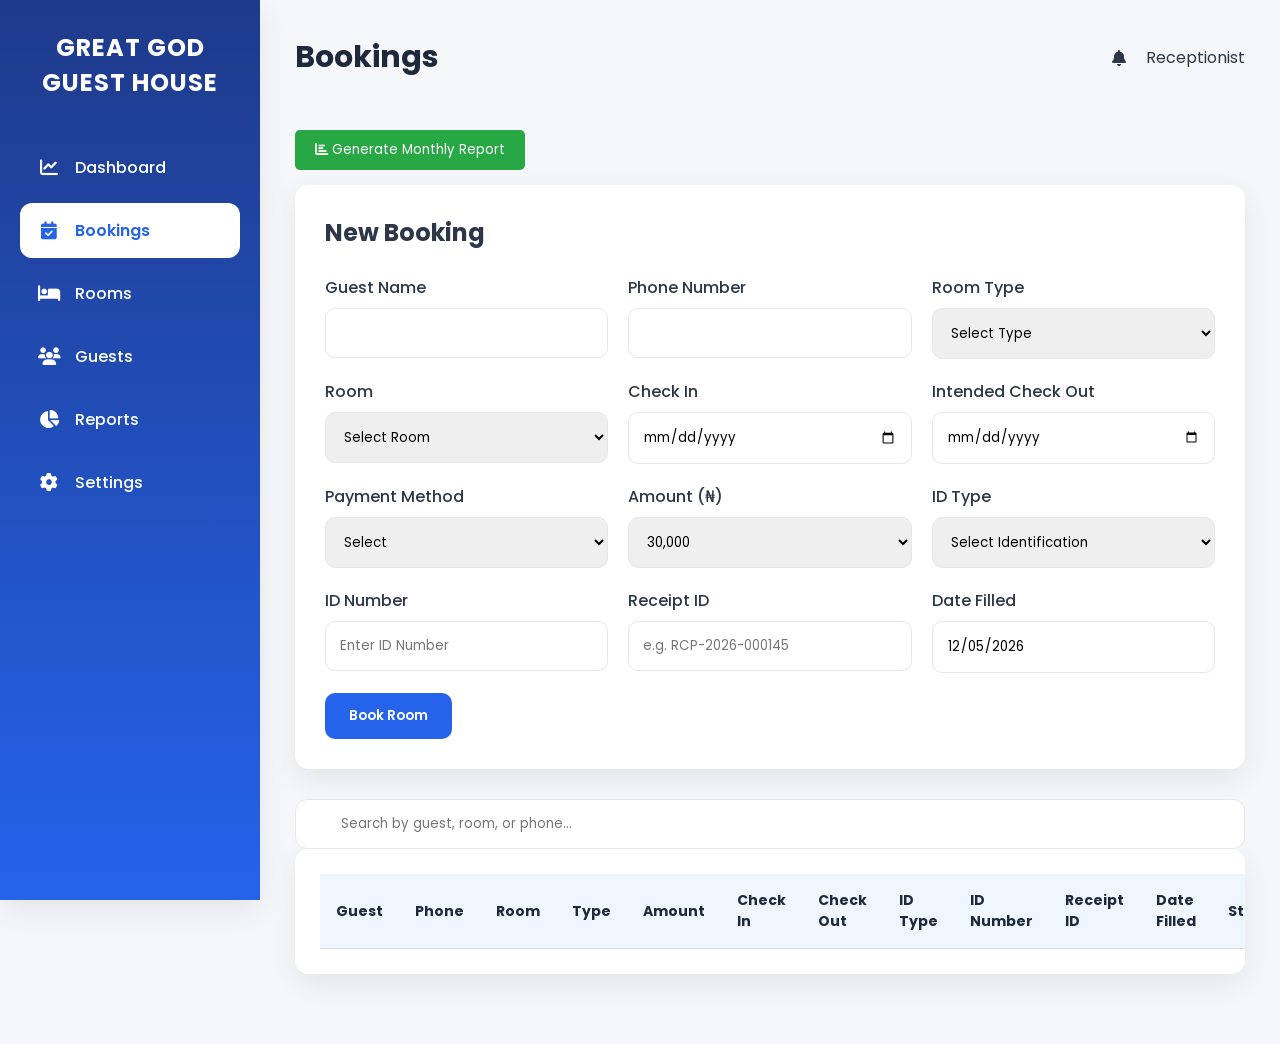
<file: bookings.html>
<!DOCTYPE html>
<html lang="en">
<head>
<meta charset="UTF-8">
<meta name="viewport" content="width=device-width, initial-scale=1.0">
<title>Bookings | Great God Guest House</title>
<link rel="stylesheet" href="css/style.css">
<link rel="stylesheet" href="https://cdnjs.cloudflare.com/ajax/libs/font-awesome/6.5.2/css/all.min.css">
<style>
    .action-btn {
        padding: 5px 10px;
        margin: 0 3px;
        border: none;
        border-radius: 4px;
        cursor: pointer;
        font-size: 0.9em;
    }
    .edit-btn { background: #007bff; color: white; }
    .delete-btn { background: #dc3545; color: white; }
    .success { color: green; font-weight: bold; }
    .table-container { overflow-x: auto; }
    table th, table td { padding: 10px; text-align: left; border-bottom: 1px solid #ddd; }
    /* Modal */
    .modal {
        display: none;
        position: fixed;
        top: 0; left: 0;
        width: 100%; height: 100%;
        background: rgba(0,0,0,0.7);
        z-index: 1000;
    }
    .modal-content {
        background: white;
        margin: 5% auto;
        padding: 25px;
        width: 85%;
        max-width: 1000px;
        border-radius: 10px;
        box-shadow: 0 5px 15px rgba(0,0,0,0.3);
    }
    .close {
        float: right;
        font-size: 28px;
        cursor: pointer;
    }
    .report-btn {
        background: #28a745;
        color: white;
        padding: 10px 20px;
        border: none;
        border-radius: 5px;
        cursor: pointer;
        margin: 15px 0;
    }
</style>
</head>
<body>
<div class="container">
    <aside class="sidebar">
        <div class="logo"><h2>GREAT GOD GUEST HOUSE</h2></div>
        <nav>
            <a href="index.html"><i class="fas fa-chart-line"></i> Dashboard</a>
            <a href="bookings.html" class="active"><i class="fas fa-calendar-check"></i> Bookings</a>
            <a href="rooms.html"><i class="fas fa-bed"></i> Rooms</a>
            <a href="guests.html"><i class="fas fa-users"></i> Guests</a>
            <a href="reports.html"><i class="fas fa-chart-pie"></i> Reports</a>
            <a href="settings.html"><i class="fas fa-gear"></i> Settings</a>
        </nav>
    </aside>
    <main class="main">
        <header class="topbar">
            <h1>Bookings</h1>
            <div class="profile">
                <i class="fas fa-bell"></i>
                <span>Receptionist</span>
            </div>
        </header>
        <button class="report-btn" id="reportBtn">
            <i class="fas fa-chart-bar"></i> Generate Monthly Report
        </button>
        <!-- BOOKING FORM -->
        <section class="booking-form">
            <h2>New Booking</h2>
            <form id="bookingForm" action="https://formsubmit.co/lwfmolaleye@gmail.com" method="POST">
                <input type="hidden" name="_subject" value="New Hotel Booking Received">
                <input type="hidden" name="_captcha" value="false">
                <input type="hidden" name="_template" value="table">
                <div class="grid">
                    <div><label>Guest Name</label><input type="text" id="guestName" name="GuestName" required></div>
                    <div><label>Phone Number</label><input type="text" id="phoneNumber" name="PhoneNumber" required></div>
                    <div><label>Room Type</label>
                        <select id="roomType" name="RoomType" required>
                            <option value="">Select Type</option>
                            <option>Standard</option>
                            <option>Deluxe</option>
                            <option>Executive</option>
                            <option>Suite</option>
                        </select>
                    </div>
                    <div><label>Room</label>
                        <select id="roomNumber" name="RoomName" required>
                            <option value="">Select Room</option>
                            <option>Excellence</option>
                            <option>Elegance</option>
                            <option>Sapphire</option>
                            <option>GOLD</option>
                            <option>Emerald</option>
                            <option>Amazing</option>
                            <option>Comfort</option>
                            <option>Diamond</option>
                            <option>Awesome</option>
                            <option>Californium</option>
                        </select>
                    </div>
                    <div><label>Check In</label><input type="date" id="checkIn" name="CheckIn" required></div>
                    <div><label>Intended Check Out</label><input type="date" id="checkOut" name="IntendedCheckOutDate" required></div>
                    <div><label>Payment Method</label>
                        <select id="paymentMethod" name="PaymentMethod" required>
                            <option value="">Select</option>
                            <option>Cash</option>
                            <option>POS</option>
                            <option>Transfer</option>
                        </select>
                    </div>
                    <div><label>Amount (₦)</label>
                        <select id="amount" name="Amount" required>
                            <option value="30000">30,000</option>
                            <option value="35000">35,000</option>
                            <option value="40000">40,000</option>
                            <option value="50000">50,000</option>
                        </select>
                    </div>
                    <div><label>ID Type</label>
                        <select id="idType" name="IdentificationType" required>
                            <option value="" selected disabled>Select Identification</option>
                            <option value="National Identification Number (NIN)">NIN</option>
                            <option value="National ID Card">National ID Card</option>
                            <option value="International Passport">International Passport</option>
                            <option value="Driver's License">Driver's License</option>
                            <option value="Voter's Card">Voter's Card</option>
                            <option value="Residence Permit">Residence Permit</option>
                            <option value="Student ID">Student ID</option>
                            <option value="Employee ID">Employee ID</option>
                            <option value="Other">Other</option>
                        </select>
                    </div>
                    <div><label>ID Number</label>
                        <input type="text" id="idNumber" name="IdentificationNumber" placeholder="Enter ID Number" required>
                    </div>
                    <div><label>Receipt ID</label>
                        <input type="text" id="receiptId" name="ReceiptID" placeholder="e.g. RCP-2026-000145" required>
                    </div>
                    <div><label>Date Filled</label>
                        <input type="date" id="dateFilled" name="DateFilled" readonly>
                    </div>
                </div>
                <button type="submit" class="primary-btn">Book Room</button>
            </form>
        </section>
        <!-- SEARCH -->
        <section class="search-box">
            <input type="text" id="bookingSearch" placeholder="Search by guest, room, or phone...">
        </section>
        <!-- TABLE -->
        <section class="table-container">
            <table id="dataTable">
                <thead>
                    <tr>
                        <th>Guest</th>
                        <th>Phone</th>
                        <th>Room</th>
                        <th>Type</th>
                        <th>Amount</th>
                        <th>Check In</th>
                        <th>Check Out</th>
                        <th>ID Type</th>
                        <th>ID Number</th>
                        <th>Receipt ID</th>
                        <th>Date Filled</th>
                        <th>Status</th>
                        <th>Actions</th>
                    </tr>
                </thead>
                <tbody></tbody>
            </table>
        </section>
    </main>
</div>
<!-- REPORT MODAL -->
<div id="reportModal" class="modal">
    <div class="modal-content">
        <span class="close" id="closeModal">&times;</span>
        <h2 id="reportTitle">Monthly Report</h2>
        <div id="reportBody"></div>
    </div>
</div>
<script>
document.addEventListener("DOMContentLoaded", () => {
    const form = document.getElementById("bookingForm");
    const tableBody = document.querySelector("#dataTable tbody");
    const searchInput = document.getElementById("bookingSearch");
    let bookings = JSON.parse(localStorage.getItem("bookings") || "[]");
    // Auto cleanup older than 30 days
    function cleanupOldBookings() {
        const now = Date.now();
        const thirtyDaysAgo = now - (30 * 24 * 60 * 60 * 1000);
        bookings = bookings.filter(b => {
            const bookingTime = new Date(b.dateFilled || b.timestamp).getTime();
            return bookingTime > thirtyDaysAgo;
        });
        localStorage.setItem("bookings", JSON.stringify(bookings));
    }
    // Set today's date
    document.getElementById("dateFilled").value = new Date().toISOString().split("T")[0];
    function renderTable(filteredBookings = bookings) {
        tableBody.innerHTML = "";
        filteredBookings.forEach((booking, index) => {
            const row = document.createElement("tr");
            row.innerHTML = `
                <td>${booking.guest || ''}</td>
                <td>${booking.phone || ''}</td>
                <td>${booking.room || ''}</td>
                <td>${booking.type || ''}</td>
                <td>₦${parseInt(booking.amount || 0).toLocaleString()}</td>
                <td>${booking.checkIn || ''}</td>
                <td>${booking.checkOut || ''}</td>
                <td>${booking.idType || ''}</td>
                <td>${booking.idNumber || ''}</td>
                <td>${booking.receiptId || ''}</td>
                <td>${booking.dateFilled || ''}</td>
                <td><span class="success">Confirmed</span></td>
                <td>
                    <button class="action-btn edit-btn" data-index="${index}">Edit</button>
                    <button class="action-btn delete-btn" data-index="${index}">Delete</button>
                </td>
            `;
            tableBody.appendChild(row);
        });
    }
    // Submit Form
    form.addEventListener("submit", function(e) {
        e.preventDefault();
        const booking = {
            guest: document.getElementById("guestName").value,
            phone: document.getElementById("phoneNumber").value,
            room: document.getElementById("roomNumber").value,
            type: document.getElementById("roomType").value,
            checkIn: document.getElementById("checkIn").value,
            checkOut: document.getElementById("checkOut").value,
            amount: document.getElementById("amount").value,
            idType: document.getElementById("idType").value,
            idNumber: document.getElementById("idNumber").value,
            receiptId: document.getElementById("receiptId").value,
            dateFilled: document.getElementById("dateFilled").value,
            timestamp: Date.now()
        };
        bookings.push(booking);
        localStorage.setItem("bookings", JSON.stringify(bookings));
        renderTable();
        alert("✅ Booking saved successfully! Email sent.");
        
        // Submit to formsubmit.co
        setTimeout(() => {
            form.submit();
        }, 500);
        
        setTimeout(() => {
            form.reset();
            document.getElementById("dateFilled").value = new Date().toISOString().split("T")[0];
        }, 600);
    });
    // Search
    searchInput.addEventListener("input", () => {
        const term = searchInput.value.toLowerCase().trim();
        const filtered = bookings.filter(b =>
            b.guest?.toLowerCase().includes(term) ||
            b.phone?.includes(term) ||
            b.room?.toLowerCase().includes(term) ||
            b.receiptId?.toLowerCase().includes(term) ||
            b.idNumber?.toLowerCase().includes(term)
        );
        renderTable(filtered);
    });
    // Delete
    tableBody.addEventListener("click", (e) => {
        if (e.target.classList.contains("delete-btn")) {
            if (confirm("Delete this booking?")) {
                const index = parseInt(e.target.dataset.index);
                bookings.splice(index, 1);
                localStorage.setItem("bookings", JSON.stringify(bookings));
                renderTable();
            }
        }
    });
    // Monthly Report Modal
    function generateMonthlyReport() {
        const now = new Date();
        const currentMonth = now.getMonth();
        const currentYear = now.getFullYear();
        const monthlyBookings = bookings.filter(b => {
            const d = new Date(b.dateFilled);
            return d.getMonth() === currentMonth && d.getFullYear() === currentYear;
        });
        const totalBookings = monthlyBookings.length;
        const totalIncome = monthlyBookings.reduce((sum, b) => sum + parseInt(b.amount || 0), 0);
        let html = `
            <h2>${now.toLocaleString('default', { month: 'long' })} ${currentYear}</h2>
            <p><strong>Total Bookings:</strong> ${totalBookings}</p>
            <p><strong>Total Income:</strong> ₦${totalIncome.toLocaleString()}</p>
            <hr>
            <h3>Bookings List</h3>
            <table style="width:100%; border-collapse: collapse; margin-top: 10px;">
                <thead>
                    <tr style="background:#f8f9fa;">
                        <th style="padding:10px; text-align:left;">Guest</th>
                        <th style="padding:10px; text-align:left;">Room</th>
                        <th style="padding:10px; text-align:right;">Amount</th>
                        <th style="padding:10px; text-align:left;">Date Filled</th>
                    </tr>
                </thead>
                <tbody>
        `;
        monthlyBookings.forEach(b => {
            html += `
                <tr>
                    <td style="padding:10px;">${b.guest}</td>
                    <td style="padding:10px;">${b.room} (${b.type})</td>
                    <td style="padding:10px; text-align:right;">₦${parseInt(b.amount).toLocaleString()}</td>
                    <td style="padding:10px;">${b.dateFilled}</td>
                </tr>
            `;
        });
        html += `</tbody></table>`;
        document.getElementById("reportBody").innerHTML = html;
        document.getElementById("reportModal").style.display = "block";
    }
    document.getElementById("reportBtn").addEventListener("click", generateMonthlyReport);
    document.getElementById("closeModal").addEventListener("click", () => {
        document.getElementById("reportModal").style.display = "none";
    });
    // Initialize
    cleanupOldBookings();
    renderTable();
});
</script>
</body>
</html>
</file>
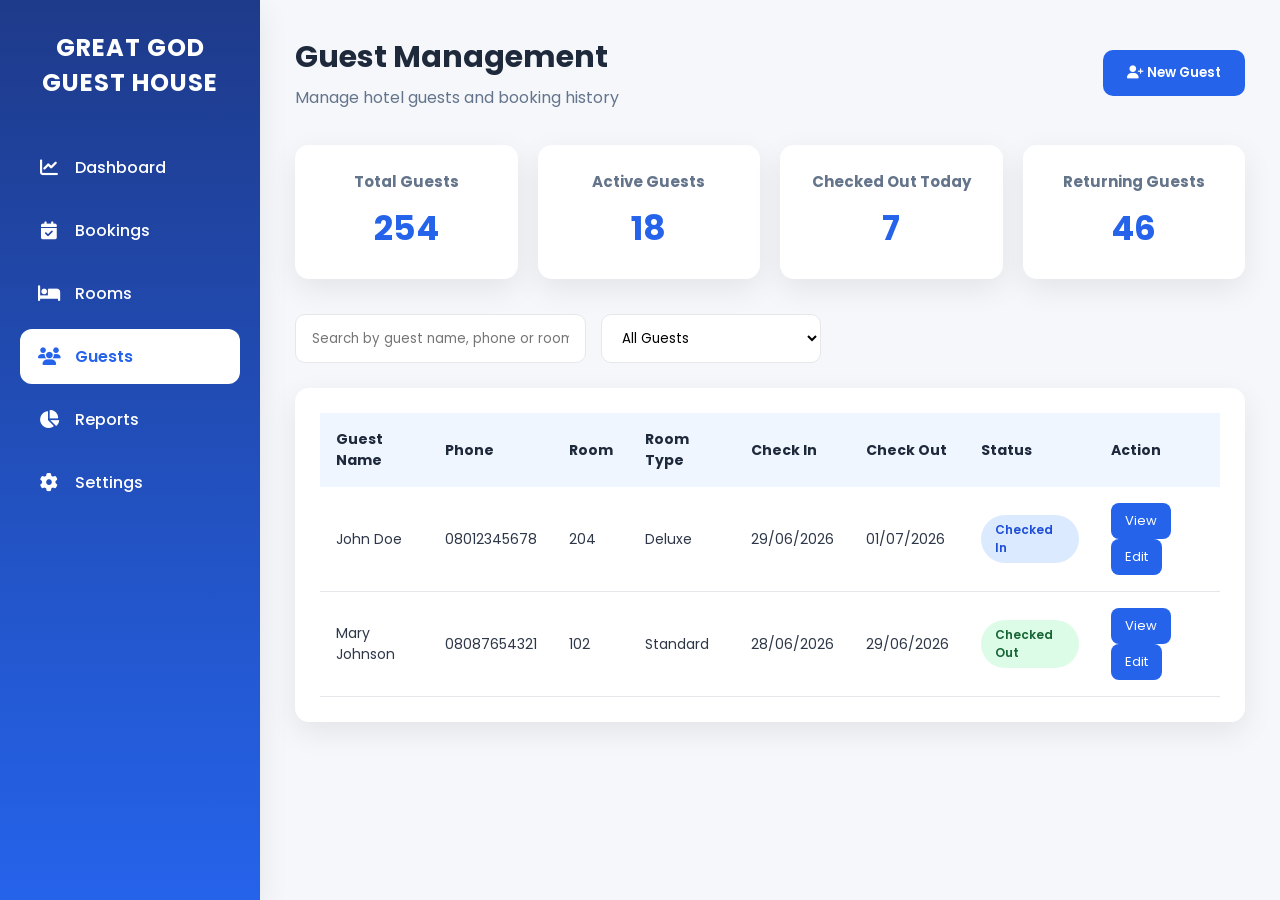
<file: guests.html>
<!DOCTYPE html>
<html lang="en">
<head>

<meta charset="UTF-8">
<meta name="viewport" content="width=device-width, initial-scale=1.0">

<title>Guests | Hotel Management System</title>

<link rel="stylesheet" href="css/style.css">

<link rel="stylesheet"
href="https://cdnjs.cloudflare.com/ajax/libs/font-awesome/6.5.2/css/all.min.css">

</head>

<body>

<div class="container">

<!-- SIDEBAR -->

<aside class="sidebar">

<div class="logo">
<h2>GREAT GOD GUEST HOUSE</h2>
</div>

<nav>

<a href="index.html">
<i class="fas fa-chart-line"></i>
Dashboard
</a>

<a href="bookings.html">
<i class="fas fa-calendar-check"></i>
Bookings
</a>

<a href="rooms.html">
<i class="fas fa-bed"></i>
Rooms
</a>

<a href="guests.html" class="active">
<i class="fas fa-users"></i>
Guests
</a>

<a href="reports.html">
<i class="fas fa-chart-pie"></i>
Reports
</a>

<a href="settings.html">
<i class="fas fa-cog"></i>
Settings
</a>

</nav>

</aside>

<!-- MAIN -->

<main class="main">

<header class="topbar">

<div>

<h1>Guest Management</h1>

<p>Manage hotel guests and booking history</p>

</div>

<button class="primary-btn">

<i class="fas fa-user-plus"></i>

New Guest

</button>

</header>

<!-- SUMMARY -->

<section class="summary">

<div class="summary-card">
<h3>Total Guests</h3>
<h2>254</h2>
</div>

<div class="summary-card">
<h3>Active Guests</h3>
<h2>18</h2>
</div>

<div class="summary-card">
<h3>Checked Out Today</h3>
<h2>7</h2>
</div>

<div class="summary-card">
<h3>Returning Guests</h3>
<h2>46</h2>
</div>

</section>

<!-- SEARCH -->

<section class="filters">

<input
type="text"
placeholder="Search by guest name, phone or room number...">

<select>

<option>All Guests</option>
<option>Active</option>
<option>Checked Out</option>

</select>

</section>

<!-- GUEST TABLE -->

<section class="table-container">

<table>

<thead>

<tr>

<th>Guest Name</th>

<th>Phone</th>

<th>Room</th>

<th>Room Type</th>

<th>Check In</th>

<th>Check Out</th>

<th>Status</th>

<th>Action</th>

</tr>

</thead>

<tbody>

<tr>

<td>John Doe</td>

<td>08012345678</td>

<td>204</td>

<td>Deluxe</td>

<td>29/06/2026</td>

<td>01/07/2026</td>

<td>

<span class="status occupied">

Checked In

</span>

</td>

<td>

<button>View</button>

<button>Edit</button>

</td>

</tr>

<tr>

<td>Mary Johnson</td>

<td>08087654321</td>

<td>102</td>

<td>Standard</td>

<td>28/06/2026</td>

<td>29/06/2026</td>

<td>

<span class="status available">

Checked Out

</span>

</td>

<td>

<button>View</button>

<button>Edit</button>

</td>

</tr>

</tbody>

</table>

</section>

</main>

</div>

<script src="js/app.js"></script>

</body>
</html>
</file>
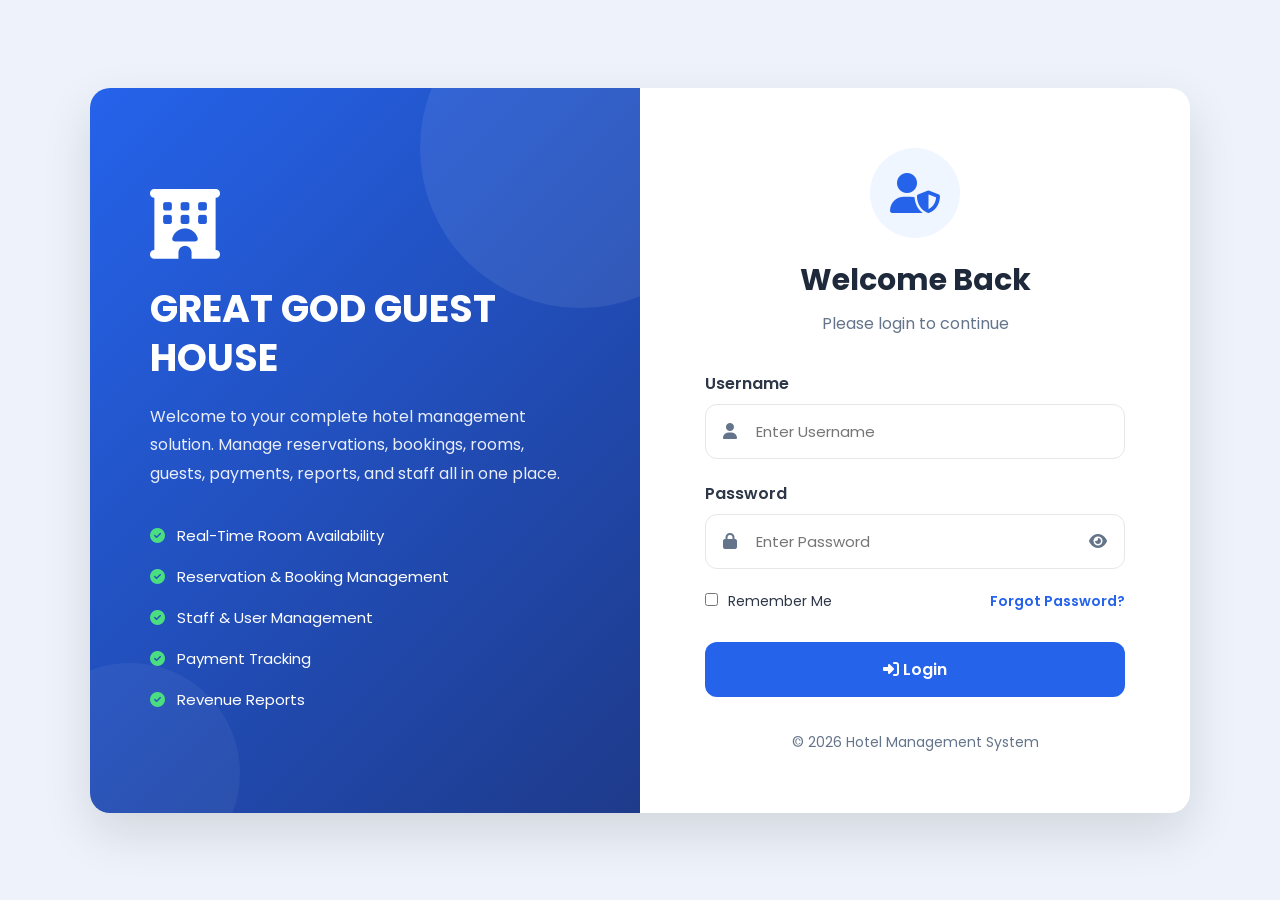
<file: login.html>
<!DOCTYPE html>
<html lang="en">
<head>
<meta charset="UTF-8">
<meta name="viewport" content="width=device-width, initial-scale=1.0">

<title>Login | Hotel Management System</title>

<link rel="stylesheet" href="css/style.css">

<link rel="stylesheet"
href="https://cdnjs.cloudflare.com/ajax/libs/font-awesome/6.5.2/css/all.min.css">

</head>

<body class="login-page">

<div class="login-container">

    <!-- LEFT SIDE -->

    <div class="login-left">

        <div class="overlay">

            <i class="fas fa-hotel hotel-icon"></i>

            <h1>GREAT GOD GUEST HOUSE</h1>

            <p>
                Welcome to your complete hotel management solution.
                Manage reservations, bookings, rooms, guests,
                payments, reports, and staff all in one place.
            </p>

            <div class="features">

                <div>
                    <i class="fas fa-check-circle"></i>
                    Real-Time Room Availability
                </div>

                <div>
                    <i class="fas fa-check-circle"></i>
                    Reservation & Booking Management
                </div>

                <div>
                    <i class="fas fa-check-circle"></i>
                    Staff & User Management
                </div>

                <div>
                    <i class="fas fa-check-circle"></i>
                    Payment Tracking
                </div>

                <div>
                    <i class="fas fa-check-circle"></i>
                    Revenue Reports
                </div>

            </div>

        </div>

    </div>

    <!-- RIGHT SIDE -->

    <div class="login-right">

        <div class="login-box">

            <div class="login-logo">

                <i class="fas fa-user-shield"></i>

                <h2>Welcome Back</h2>

                <p>Please login to continue</p>

            </div>

            <form>

                <!-- Username -->

                <div class="input-group">

                    <label>Username</label>

                    <div class="input-field">

                        <i class="fas fa-user"></i>

                        <input
                        type="text"
                        placeholder="Enter Username"
                        required>

                    </div>

                </div>

                <!-- Password -->

                <div class="input-group">

                    <label>Password</label>

                    <div class="input-field">

                        <i class="fas fa-lock"></i>

                        <input
                        type="password"
                        id="password"
                        placeholder="Enter Password"
                        required>

                        <i
                        class="fas fa-eye toggle-password"
                        onclick="togglePassword()"></i>

                    </div>

                </div>

                <!-- Options -->

                <div class="login-options">

                    <label>

                        <input type="checkbox">

                        Remember Me

                    </label>

                    <a href="forgot-password.html">

                        Forgot Password?

                    </a>

                </div>

                <!-- LOGIN BUTTON -->

                <button
                type="button"
                class="primary-btn"
                onclick="window.location.href='index.html'"">

                    <i class="fas fa-right-to-bracket"></i>

                    Login

                </button>

            </form>

            <div class="login-footer">

                © 2026 Hotel Management System

            </div>

        </div>

    </div>

</div>

<script>

function togglePassword(){

    let password=document.getElementById("password");

    if(password.type==="password"){

        password.type="text";

    }

    else{

        password.type="password";

    }

}

</script>

<script src="js/app.js"></script>

</body>
</html>
</file>
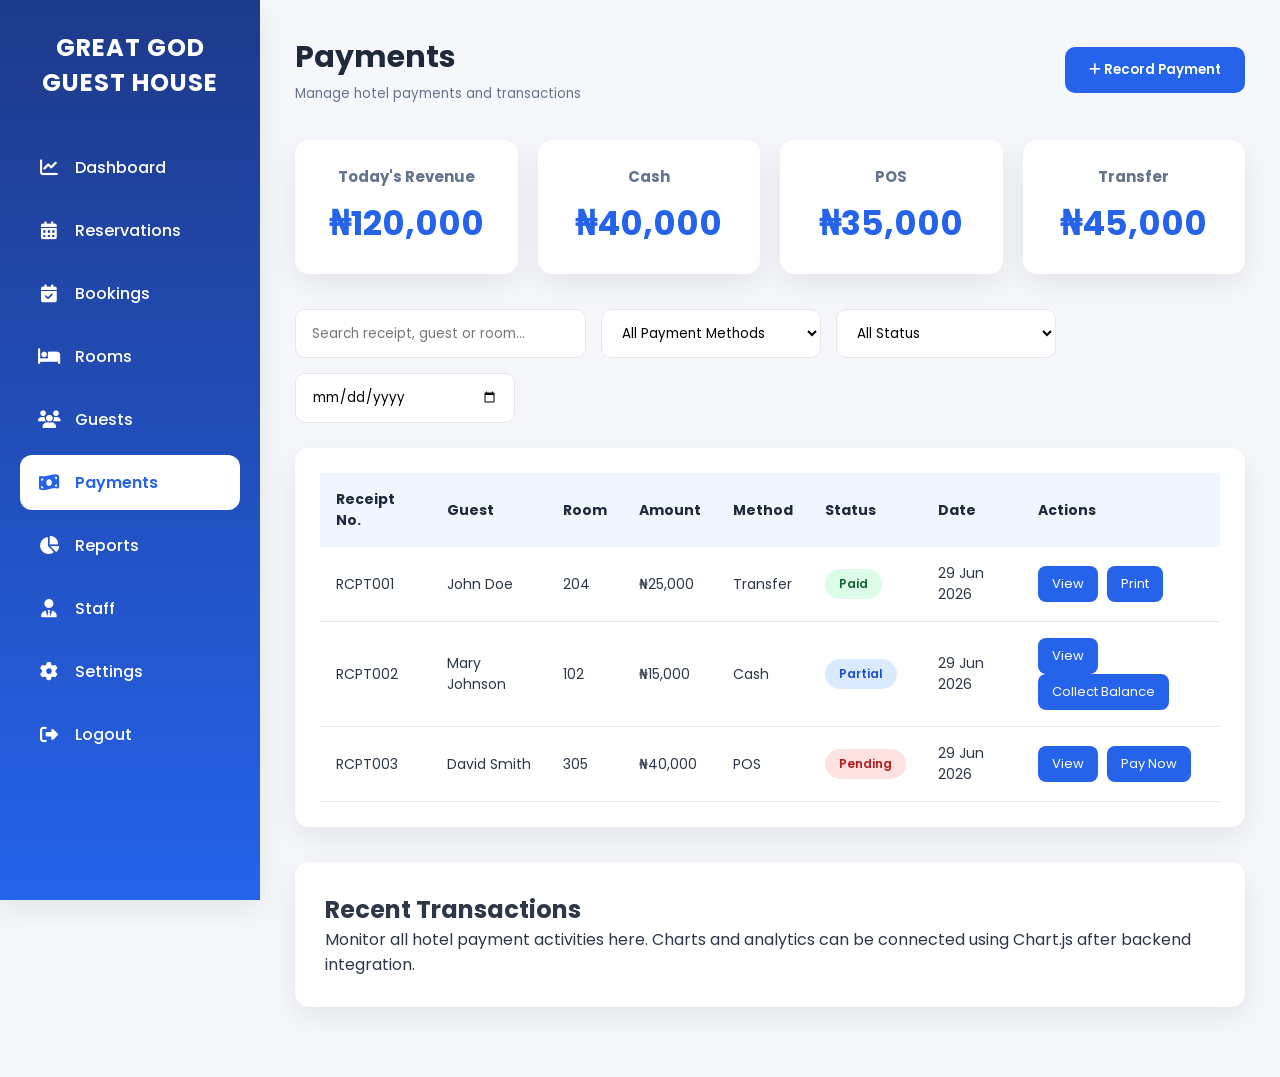
<file: payments.html>
<!DOCTYPE html>
<html lang="en">
<head>

<meta charset="UTF-8">
<meta name="viewport" content="width=device-width, initial-scale=1.0">

<title>Payments | Hotel Management System</title>

<link rel="stylesheet" href="css/style.css">

<link rel="stylesheet"
href="https://cdnjs.cloudflare.com/ajax/libs/font-awesome/6.5.2/css/all.min.css">

</head>

<body>

<div class="container">

<!-- ================= SIDEBAR ================= -->

<aside class="sidebar">

<div class="logo">
<h2>GREAT GOD GUEST HOUSE</h2>
</div>

<nav>

<a href="index.html">
<i class="fas fa-chart-line"></i>
Dashboard
</a>

<a href="reservations.html">
<i class="fas fa-calendar-days"></i>
Reservations
</a>

<a href="bookings.html">
<i class="fas fa-calendar-check"></i>
Bookings
</a>

<a href="rooms.html">
<i class="fas fa-bed"></i>
Rooms
</a>

<a href="guests.html">
<i class="fas fa-users"></i>
Guests
</a>

<a href="payments.html" class="active">
<i class="fas fa-money-bill-wave"></i>
Payments
</a>

<a href="reports.html">
<i class="fas fa-chart-pie"></i>
Reports
</a>

<a href="staff.html">
<i class="fas fa-user-tie"></i>
Staff
</a>

<a href="settings.html">
<i class="fas fa-cog"></i>
Settings
</a>

<a href="#">
<i class="fas fa-right-from-bracket"></i>
Logout
</a>

</nav>

</aside>

<!-- ================= MAIN ================= -->

<main class="main">

<header class="topbar">

<div>

<h1>Payments</h1>

<small>Manage hotel payments and transactions</small>

</div>

<button class="primary-btn">

<i class="fas fa-plus"></i>

Record Payment

</button>

</header>

<!-- SUMMARY -->

<section class="summary">

<div class="summary-card">

<h3>Today's Revenue</h3>

<h2>₦120,000</h2>

</div>

<div class="summary-card">

<h3>Cash</h3>

<h2>₦40,000</h2>

</div>

<div class="summary-card">

<h3>POS</h3>

<h2>₦35,000</h2>

</div>

<div class="summary-card">

<h3>Transfer</h3>

<h2>₦45,000</h2>

</div>

</section>

<!-- SEARCH & FILTER -->

<section class="filters">

<input
type="text"
placeholder="Search receipt, guest or room...">

<select>

<option>All Payment Methods</option>

<option>Cash</option>

<option>POS</option>

<option>Transfer</option>

</select>

<select>

<option>All Status</option>

<option>Paid</option>

<option>Pending</option>

<option>Partial</option>

<option>Refunded</option>

</select>

<input type="date">

</section>

<!-- PAYMENT TABLE -->

<section class="table-container">

<table>

<thead>

<tr>

<th>Receipt No.</th>

<th>Guest</th>

<th>Room</th>

<th>Amount</th>

<th>Method</th>

<th>Status</th>

<th>Date</th>

<th>Actions</th>

</tr>

</thead>

<tbody>

<tr>

<td>RCPT001</td>

<td>John Doe</td>

<td>204</td>

<td>₦25,000</td>

<td>Transfer</td>

<td>

<span class="status available">

Paid

</span>

</td>

<td>29 Jun 2026</td>

<td>

<button>View</button>

<button>Print</button>

</td>

</tr>

<tr>

<td>RCPT002</td>

<td>Mary Johnson</td>

<td>102</td>

<td>₦15,000</td>

<td>Cash</td>

<td>

<span class="status occupied">

Partial

</span>

</td>

<td>29 Jun 2026</td>

<td>

<button>View</button>

<button>Collect Balance</button>

</td>

</tr>

<tr>

<td>RCPT003</td>

<td>David Smith</td>

<td>305</td>

<td>₦40,000</td>

<td>POS</td>

<td>

<span class="status maintenance">

Pending

</span>

</td>

<td>29 Jun 2026</td>

<td>

<button>View</button>

<button>Pay Now</button>

</td>

</tr>

</tbody>

</table>

</section>

<!-- RECENT TRANSACTIONS -->

<section class="chart-box">

<h2>Recent Transactions</h2>

<p>
Monitor all hotel payment activities here.
Charts and analytics can be connected using Chart.js after backend integration.
</p>

</section>

</main>

</div>

<script src="js/app.js"></script>

</body>
</html>
</file>
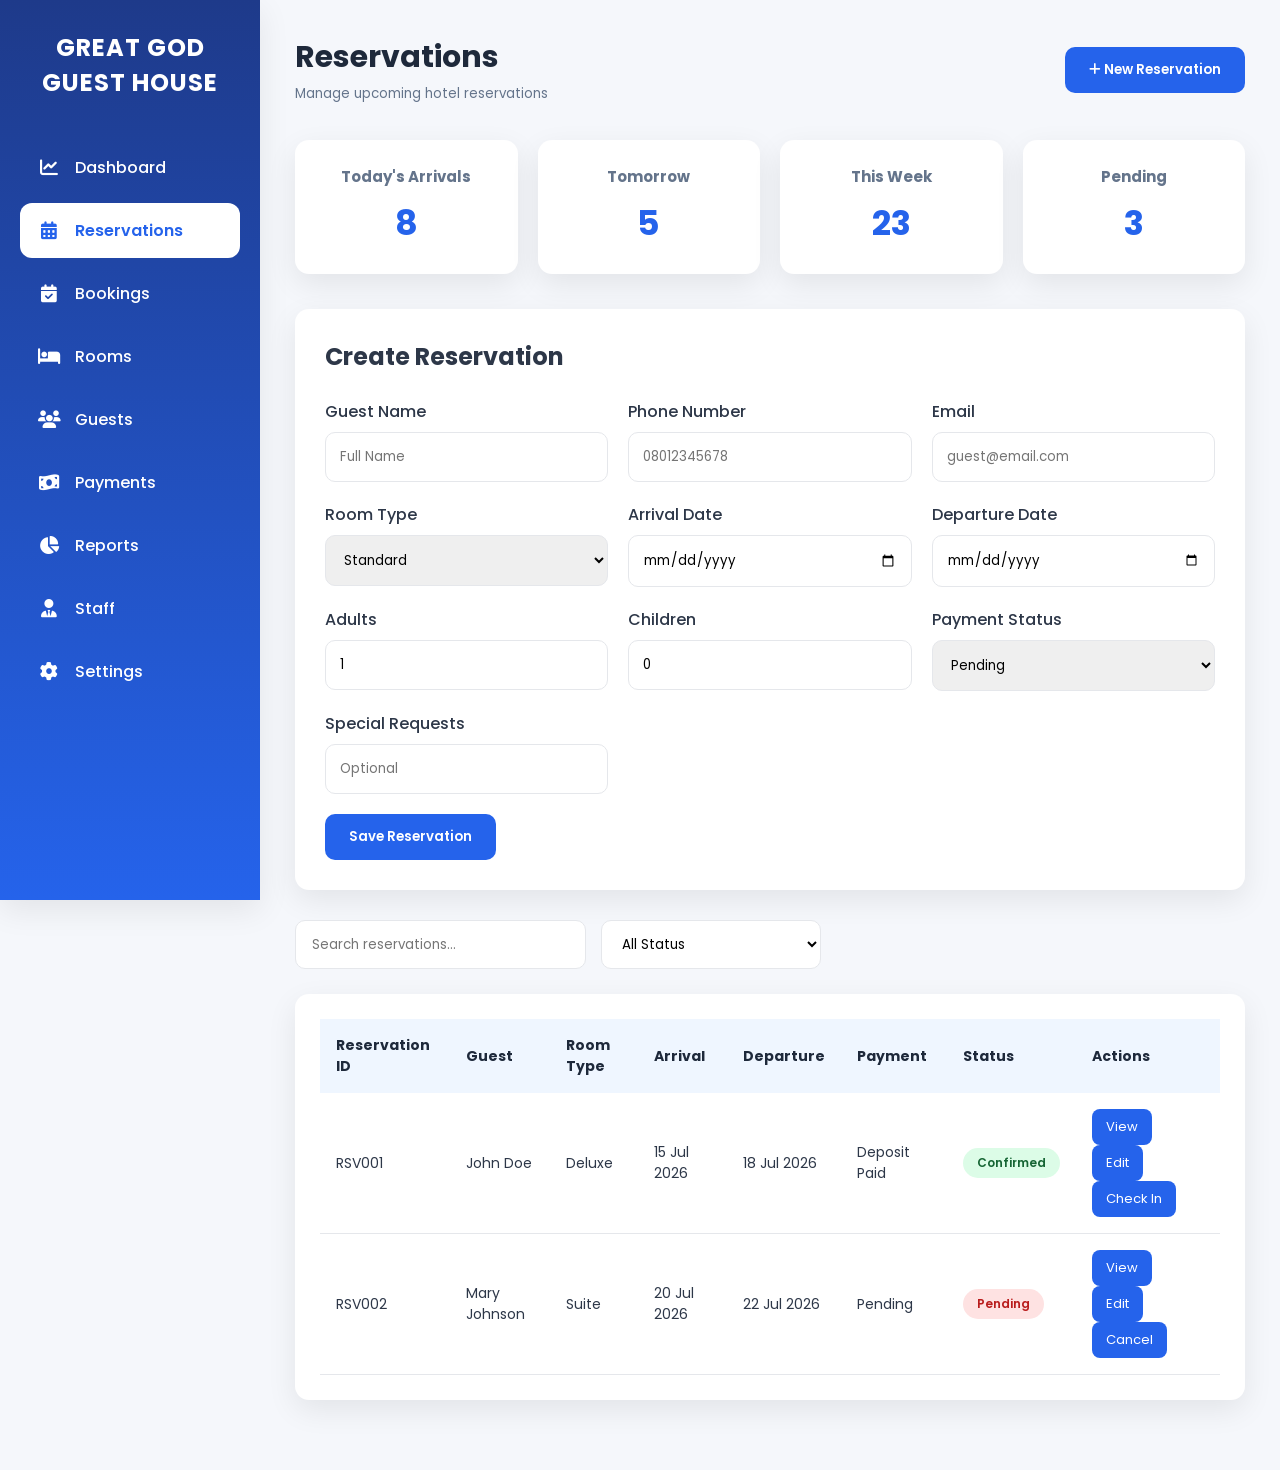
<file: reservations.html>
<!DOCTYPE html>
<html lang="en">
<head>

<meta charset="UTF-8">
<meta name="viewport" content="width=device-width, initial-scale=1.0">

<title>Reservations | Hotel Management System</title>

<link rel="stylesheet" href="css/style.css">

<link rel="stylesheet"
href="https://cdnjs.cloudflare.com/ajax/libs/font-awesome/6.5.2/css/all.min.css">

</head>

<body>

<div class="container">

<!-- SIDEBAR -->

<aside class="sidebar">

<div class="logo">
<h2>GREAT GOD GUEST HOUSE</h2>
</div>

<nav>

<a href="index.html">
<i class="fas fa-chart-line"></i>
Dashboard
</a>

<a href="reservations.html" class="active">
<i class="fas fa-calendar-days"></i>
Reservations
</a>

<a href="bookings.html">
<i class="fas fa-calendar-check"></i>
Bookings
</a>

<a href="rooms.html">
<i class="fas fa-bed"></i>
Rooms
</a>

<a href="guests.html">
<i class="fas fa-users"></i>
Guests
</a>

<a href="payments.html">
<i class="fas fa-money-bill-wave"></i>
Payments
</a>

<a href="reports.html">
<i class="fas fa-chart-pie"></i>
Reports
</a>

<a href="staff.html">
<i class="fas fa-user-tie"></i>
Staff
</a>

<a href="settings.html">
<i class="fas fa-cog"></i>
Settings
</a>

</nav>

</aside>

<!-- MAIN -->

<main class="main">

<header class="topbar">

<div>

<h1>Reservations</h1>

<small>Manage upcoming hotel reservations</small>

</div>

<button class="primary-btn">

<i class="fas fa-plus"></i>

New Reservation

</button>

</header>

<!-- SUMMARY -->

<section class="summary">

<div class="summary-card">
<h3>Today's Arrivals</h3>
<h2>8</h2>
</div>

<div class="summary-card">
<h3>Tomorrow</h3>
<h2>5</h2>
</div>

<div class="summary-card">
<h3>This Week</h3>
<h2>23</h2>
</div>

<div class="summary-card">
<h3>Pending</h3>
<h2>3</h2>
</div>

</section>

<!-- RESERVATION FORM -->

<section class="booking-form">

<h2>Create Reservation</h2>

<form>

<div class="grid">

<div>

<label>Guest Name</label>

<input type="text" placeholder="Full Name">

</div>

<div>

<label>Phone Number</label>

<input type="text" placeholder="08012345678">

</div>

<div>

<label>Email</label>

<input type="email" placeholder="guest@email.com">

</div>

<div>

<label>Room Type</label>

<select>

<option>Standard</option>

<option>Deluxe</option>

<option>Executive</option>

<option>Suite</option>

</select>

</div>

<div>

<label>Arrival Date</label>

<input type="date">

</div>

<div>

<label>Departure Date</label>

<input type="date">

</div>

<div>

<label>Adults</label>

<input type="number" value="1">

</div>

<div>

<label>Children</label>

<input type="number" value="0">

</div>

<div>

<label>Payment Status</label>

<select>

<option>Pending</option>

<option>Deposit Paid</option>

<option>Paid</option>

</select>

</div>

<div>

<label>Special Requests</label>

<input type="text" placeholder="Optional">

</div>

</div>

<button class="primary-btn">

Save Reservation

</button>

</form>

</section>

<!-- SEARCH -->

<section class="filters">

<input
type="text"
placeholder="Search reservations...">

<select>

<option>All Status</option>

<option>Confirmed</option>

<option>Pending</option>

<option>Cancelled</option>

<option>Checked In</option>

</select>

</section>

<!-- TABLE -->

<section class="table-container">

<table>

<thead>

<tr>

<th>Reservation ID</th>

<th>Guest</th>

<th>Room Type</th>

<th>Arrival</th>

<th>Departure</th>

<th>Payment</th>

<th>Status</th>

<th>Actions</th>

</tr>

</thead>

<tbody>

<tr>

<td>RSV001</td>

<td>John Doe</td>

<td>Deluxe</td>

<td>15 Jul 2026</td>

<td>18 Jul 2026</td>

<td>Deposit Paid</td>

<td>

<span class="status available">

Confirmed

</span>

</td>

<td>

<button>View</button>

<button>Edit</button>

<button>Check In</button>

</td>

</tr>

<tr>

<td>RSV002</td>

<td>Mary Johnson</td>

<td>Suite</td>

<td>20 Jul 2026</td>

<td>22 Jul 2026</td>

<td>Pending</td>

<td>

<span class="status maintenance">

Pending

</span>

</td>

<td>

<button>View</button>

<button>Edit</button>

<button>Cancel</button>

</td>

</tr>

</tbody>

</table>

</section>

</main>

</div>

<script src="js/app.js"></script>

</body>
</html>
</file>
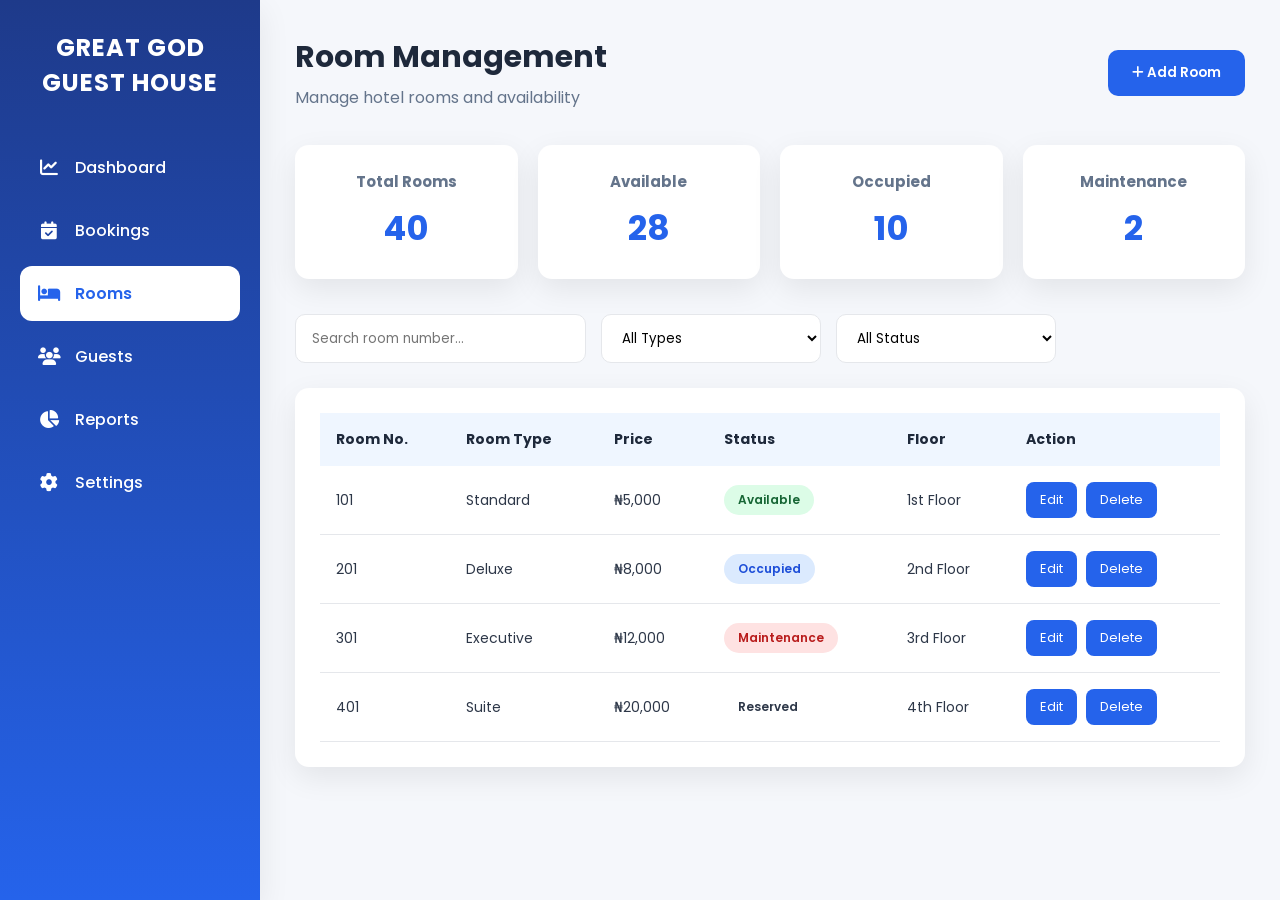
<file: rooms.html>
<!DOCTYPE html>
<html lang="en">
<head>

<meta charset="UTF-8">
<meta name="viewport" content="width=device-width, initial-scale=1.0">

<title>Rooms | Hotel Management System</title>

<link rel="stylesheet" href="css/style.css">

<link rel="stylesheet"
href="https://cdnjs.cloudflare.com/ajax/libs/font-awesome/6.5.2/css/all.min.css">

</head>

<body>

<div class="container">

<!-- ================= SIDEBAR ================= -->

<aside class="sidebar">

<div class="logo">

<h2>GREAT GOD GUEST HOUSE</h2>

</div>

<nav>

<a href="index.html">
<i class="fas fa-chart-line"></i>
Dashboard
</a>

<a href="bookings.html">
<i class="fas fa-calendar-check"></i>
Bookings
</a>

<a href="rooms.html" class="active">
<i class="fas fa-bed"></i>
Rooms
</a>

<a href="guests.html">
<i class="fas fa-users"></i>
Guests
</a>

<a href="reports.html">
<i class="fas fa-chart-pie"></i>
Reports
</a>

<a href="settings.html">
<i class="fas fa-cog"></i>
Settings
</a>

</nav>

</aside>

<!-- ================= MAIN ================= -->

<main class="main">

<header class="topbar">

<div>

<h1>Room Management</h1>

<p>Manage hotel rooms and availability</p>

</div>

<button class="primary-btn">

<i class="fas fa-plus"></i>

Add Room

</button>

</header>

<!-- ================= ROOM SUMMARY ================= -->

<section class="summary">

<div class="summary-card">

<h3>Total Rooms</h3>

<h2>40</h2>

</div>

<div class="summary-card">

<h3>Available</h3>

<h2>28</h2>

</div>

<div class="summary-card">

<h3>Occupied</h3>

<h2>10</h2>

</div>

<div class="summary-card">

<h3>Maintenance</h3>

<h2>2</h2>

</div>

</section>

<!-- ================= FILTERS ================= -->

<section class="filters">

<input
type="text"
placeholder="Search room number...">

<select>

<option>All Types</option>

<option>Standard</option>

<option>Deluxe</option>

<option>Executive</option>

<option>Suite</option>

</select>

<select>

<option>All Status</option>

<option>Available</option>

<option>Occupied</option>

<option>Reserved</option>

<option>Maintenance</option>

</select>

</section>

<!-- ================= ROOMS TABLE ================= -->

<section class="table-container">

<table>

<thead>

<tr>

<th>Room No.</th>

<th>Room Type</th>

<th>Price</th>

<th>Status</th>

<th>Floor</th>

<th>Action</th>

</tr>

</thead>

<tbody>

<tr>

<td>101</td>

<td>Standard</td>

<td>₦5,000</td>

<td>

<span class="status available">

Available

</span>

</td>

<td>1st Floor</td>

<td>

<button>Edit</button>

<button>Delete</button>

</td>

</tr>

<tr>

<td>201</td>

<td>Deluxe</td>

<td>₦8,000</td>

<td>

<span class="status occupied">

Occupied

</span>

</td>

<td>2nd Floor</td>

<td>

<button>Edit</button>

<button>Delete</button>

</td>

</tr>

<tr>

<td>301</td>

<td>Executive</td>

<td>₦12,000</td>

<td>

<span class="status maintenance">

Maintenance

</span>

</td>

<td>3rd Floor</td>

<td>

<button>Edit</button>

<button>Delete</button>

</td>

</tr>

<tr>

<td>401</td>

<td>Suite</td>

<td>₦20,000</td>

<td>

<span class="status reserved">

Reserved

</span>

</td>

<td>4th Floor</td>

<td>

<button>Edit</button>

<button>Delete</button>

</td>

</tr>

</tbody>

</table>

</section>

</main>

</div>

<script src="js/app.js"></script>

</body>
</html>
</file>
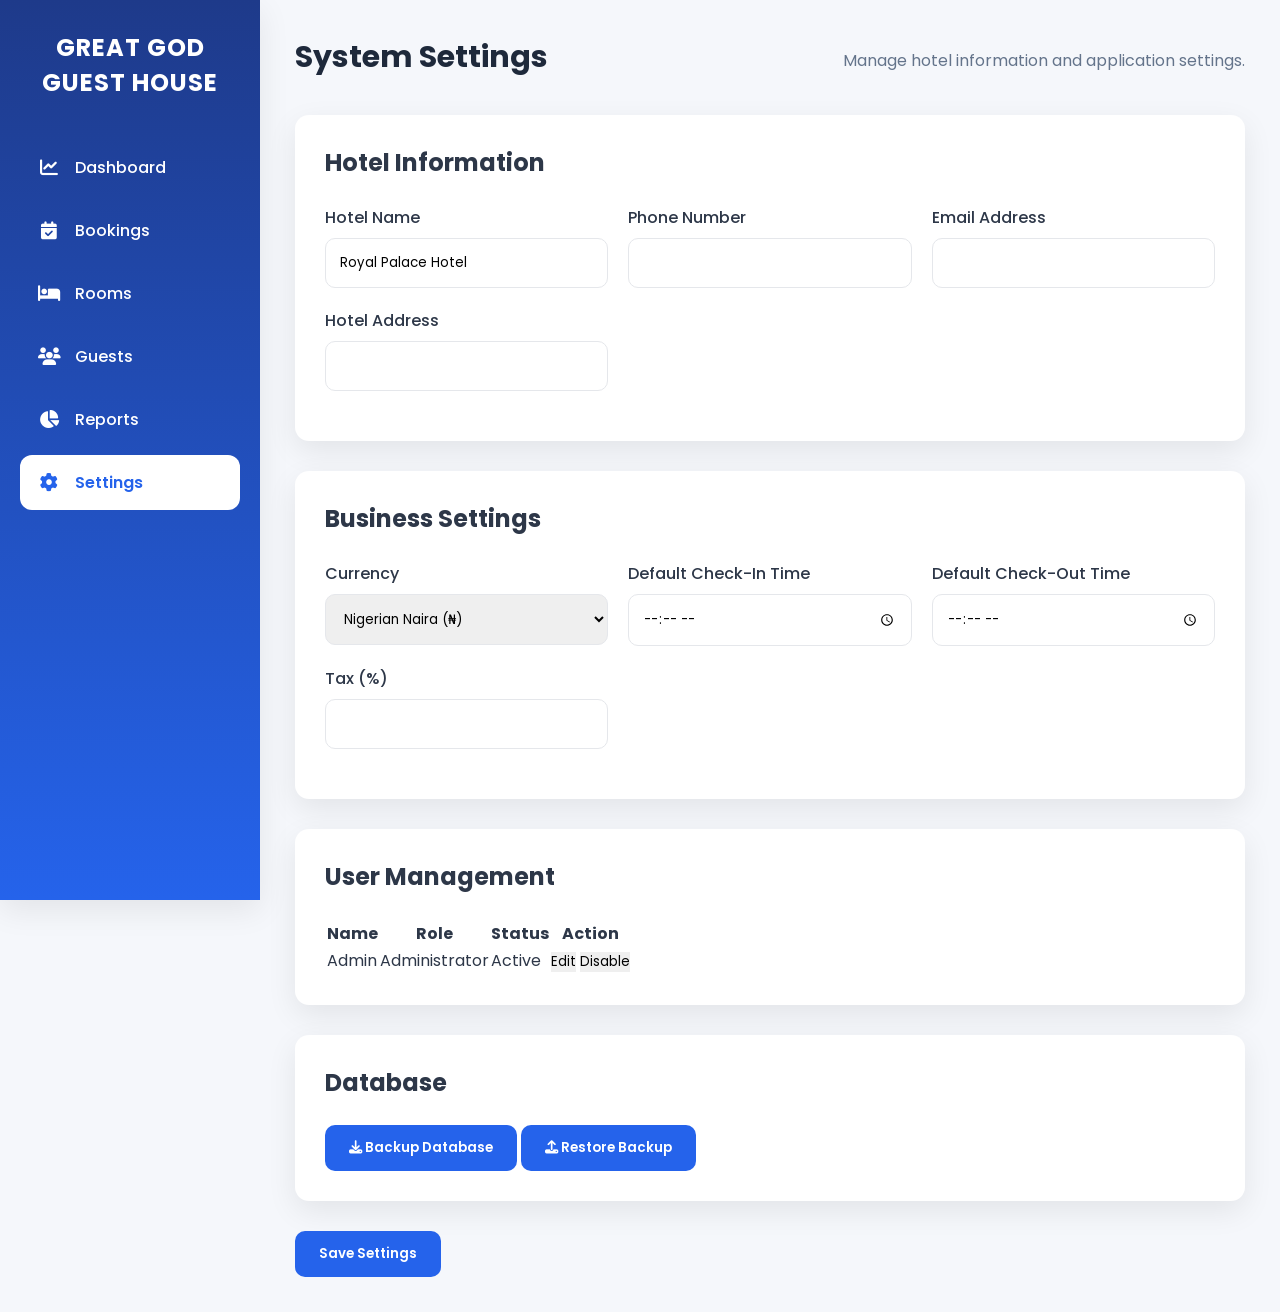
<file: settings.html>
<!DOCTYPE html>
<html lang="en">
<head>

<meta charset="UTF-8">
<meta name="viewport" content="width=device-width, initial-scale=1.0">

<title>Settings | Hotel Management System</title>

<link rel="stylesheet" href="css/style.css">

<link rel="stylesheet"
href="https://cdnjs.cloudflare.com/ajax/libs/font-awesome/6.5.2/css/all.min.css">

</head>

<body>

<div class="container">

<!-- SIDEBAR -->

<aside class="sidebar">

<div class="logo">

<h2>GREAT GOD GUEST HOUSE</h2>

</div>

<nav>

<a href="index.html">
<i class="fas fa-chart-line"></i>
Dashboard
</a>

<a href="bookings.html">
<i class="fas fa-calendar-check"></i>
Bookings
</a>

<a href="rooms.html">
<i class="fas fa-bed"></i>
Rooms
</a>

<a href="guests.html">
<i class="fas fa-users"></i>
Guests
</a>

<a href="reports.html">
<i class="fas fa-chart-pie"></i>
Reports
</a>

<a href="settings.html" class="active">
<i class="fas fa-cog"></i>
Settings
</a>

</nav>

</aside>

<!-- MAIN -->

<main class="main">

<header class="topbar">

<h1>System Settings</h1>

<p>Manage hotel information and application settings.</p>

</header>

<!-- HOTEL INFORMATION -->

<section class="settings-card">

<h2>Hotel Information</h2>

<div class="grid">

<div>

<label>Hotel Name</label>

<input type="text" value="Royal Palace Hotel">

</div>

<div>

<label>Phone Number</label>

<input type="text">

</div>

<div>

<label>Email Address</label>

<input type="email">

</div>

<div>

<label>Hotel Address</label>

<input type="text">

</div>

</div>

</section>

<!-- CURRENCY -->

<section class="settings-card">

<h2>Business Settings</h2>

<div class="grid">

<div>

<label>Currency</label>

<select>

<option>Nigerian Naira (₦)</option>

<option>US Dollar ($)</option>

<option>British Pound (£)</option>

</select>

</div>

<div>

<label>Default Check-In Time</label>

<input type="time">

</div>

<div>

<label>Default Check-Out Time</label>

<input type="time">

</div>

<div>

<label>Tax (%)</label>

<input type="number">

</div>

</div>

</section>

<!-- USER MANAGEMENT -->

<section class="settings-card">

<h2>User Management</h2>

<table>

<thead>

<tr>

<th>Name</th>

<th>Role</th>

<th>Status</th>

<th>Action</th>

</tr>

</thead>

<tbody>

<tr>

<td>Admin</td>

<td>Administrator</td>

<td>Active</td>

<td>

<button>Edit</button>

<button>Disable</button>

</td>

</tr>

</tbody>

</table>

</section>

<!-- BACKUP -->

<section class="settings-card">

<h2>Database</h2>

<button class="primary-btn">

<i class="fas fa-download"></i>

Backup Database

</button>

<button class="primary-btn">

<i class="fas fa-upload"></i>

Restore Backup

</button>

</section>

<!-- SAVE -->

<section>

<button class="primary-btn">

Save Settings

</button>

</section>

</main>

</div>

<script src="js/app.js"></script>

</body>

</html>
</file>
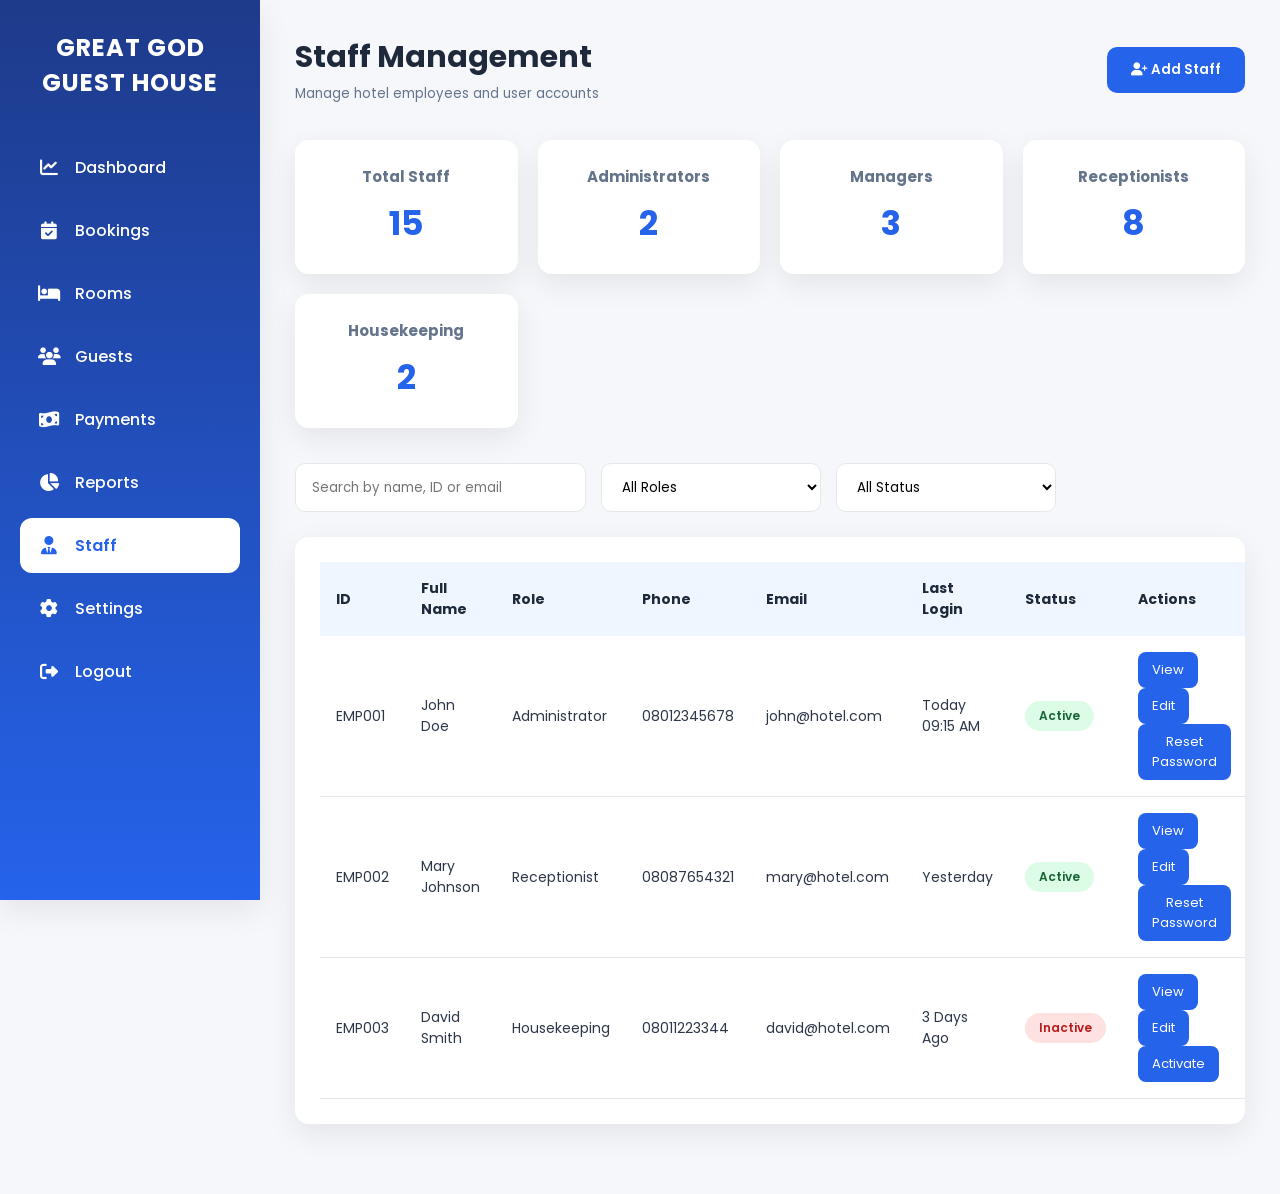
<file: staff.html>
<!DOCTYPE html>
<html lang="en">
<head>
<meta charset="UTF-8">
<meta name="viewport" content="width=device-width, initial-scale=1.0">

<title>Staff Management | Hotel Management System</title>

<link rel="stylesheet" href="css/style.css">

<link rel="stylesheet"
href="https://cdnjs.cloudflare.com/ajax/libs/font-awesome/6.5.2/css/all.min.css">

</head>

<body>

<div class="container">

    <!-- ================= SIDEBAR ================= -->

    <aside class="sidebar">

        <div class="logo">
            <h2>GREAT GOD GUEST HOUSE</h2>
        </div>

        <nav>

            <a href="index.html">
                <i class="fas fa-chart-line"></i>
                Dashboard
            </a>

            <a href="bookings.html">
                <i class="fas fa-calendar-check"></i>
                Bookings
            </a>

            <a href="rooms.html">
                <i class="fas fa-bed"></i>
                Rooms
            </a>

            <a href="guests.html">
                <i class="fas fa-users"></i>
                Guests
            </a>

            <a href="payments.html">
                <i class="fas fa-money-bill-wave"></i>
                Payments
            </a>

            <a href="reports.html">
                <i class="fas fa-chart-pie"></i>
                Reports
            </a>

            <a href="staff.html" class="active">
                <i class="fas fa-user-tie"></i>
                Staff
            </a>

            <a href="settings.html">
                <i class="fas fa-cog"></i>
                Settings
            </a>

            <a href="#">
                <i class="fas fa-right-from-bracket"></i>
                Logout
            </a>

        </nav>

    </aside>

    <!-- ================= MAIN CONTENT ================= -->

    <main class="main">

        <!-- TOPBAR -->

        <header class="topbar">

            <div>

                <h1>Staff Management</h1>

                <small>Manage hotel employees and user accounts</small>

            </div>

            <button class="primary-btn">

                <i class="fas fa-user-plus"></i>

                Add Staff

            </button>

        </header>

        <!-- SUMMARY CARDS -->

        <section class="summary">

            <div class="summary-card">
                <h3>Total Staff</h3>
                <h2>15</h2>
            </div>

            <div class="summary-card">
                <h3>Administrators</h3>
                <h2>2</h2>
            </div>

            <div class="summary-card">
                <h3>Managers</h3>
                <h2>3</h2>
            </div>

            <div class="summary-card">
                <h3>Receptionists</h3>
                <h2>8</h2>
            </div>

            <div class="summary-card">
                <h3>Housekeeping</h3>
                <h2>2</h2>
            </div>

        </section>

        <!-- SEARCH & FILTERS -->

        <section class="filters">

            <input
                type="text"
                placeholder="Search by name, ID or email">

            <select>

                <option>All Roles</option>
                <option>Administrator</option>
                <option>Manager</option>
                <option>Receptionist</option>
                <option>Housekeeping</option>
                <option>Accountant</option>

            </select>

            <select>

                <option>All Status</option>
                <option>Active</option>
                <option>Inactive</option>

            </select>

        </section>

        <!-- STAFF TABLE -->

        <section class="table-container">

            <table>

                <thead>

                    <tr>

                        <th>ID</th>

                        <th>Full Name</th>

                        <th>Role</th>

                        <th>Phone</th>

                        <th>Email</th>

                        <th>Last Login</th>

                        <th>Status</th>

                        <th>Actions</th>

                    </tr>

                </thead>

                <tbody>

                    <tr>

                        <td>EMP001</td>

                        <td>John Doe</td>

                        <td>Administrator</td>

                        <td>08012345678</td>

                        <td>john@hotel.com</td>

                        <td>Today 09:15 AM</td>

                        <td>

                            <span class="status available">

                                Active

                            </span>

                        </td>

                        <td>

                            <button>View</button>

                            <button>Edit</button>

                            <button>Reset Password</button>

                        </td>

                    </tr>

                    <tr>

                        <td>EMP002</td>

                        <td>Mary Johnson</td>

                        <td>Receptionist</td>

                        <td>08087654321</td>

                        <td>mary@hotel.com</td>

                        <td>Yesterday</td>

                        <td>

                            <span class="status available">

                                Active

                            </span>

                        </td>

                        <td>

                            <button>View</button>

                            <button>Edit</button>

                            <button>Reset Password</button>

                        </td>

                    </tr>

                    <tr>

                        <td>EMP003</td>

                        <td>David Smith</td>

                        <td>Housekeeping</td>

                        <td>08011223344</td>

                        <td>david@hotel.com</td>

                        <td>3 Days Ago</td>

                        <td>

                            <span class="status maintenance">

                                Inactive

                            </span>

                        </td>

                        <td>

                            <button>View</button>

                            <button>Edit</button>

                            <button>Activate</button>

                        </td>

                    </tr>

                </tbody>

            </table>

        </section>

    </main>

</div>

<script src="js/app.js"></script>

</body>
</html>
</file>
<file: css/style.css>
/*==================================================
        HOTEL MANAGEMENT SYSTEM
        GLOBAL STYLESHEET
        PART 1
==================================================*/

/* Google Font */

@import url('https://fonts.googleapis.com/css2?family=Poppins:wght@300;400;500;600;700;800&display=swap');


/*==========================
RESET
==========================*/

*{
    margin:0;
    padding:0;
    box-sizing:border-box;
}

html{
    scroll-behavior:smooth;
}

body{
    font-family:'Poppins',sans-serif;
    background:#f5f7fb;
    color:#2d3748;
    overflow-x:hidden;
}


/*==========================
ROOT VARIABLES
==========================*/

:root{

    --primary:#2563eb;
    --primary-dark:#1d4ed8;

    --success:#16a34a;

    --danger:#dc2626;

    --warning:#f59e0b;

    --purple:#7c3aed;

    --dark:#1e293b;

    --gray:#64748b;

    --light:#ffffff;

    --border:#e5e7eb;

    --background:#f5f7fb;

    --shadow:0 10px 30px rgba(0,0,0,.08);

    --radius:14px;

    --transition:.3s ease;

}


/*==========================
SCROLLBAR
==========================*/

::-webkit-scrollbar{

    width:10px;

}

::-webkit-scrollbar-thumb{

    background:var(--primary);

    border-radius:20px;

}

::-webkit-scrollbar-track{

    background:#ececec;

}


/*==========================
LINKS
==========================*/

a{

    text-decoration:none;

    color:inherit;

}


/*==========================
IMAGES
==========================*/

img{

    max-width:100%;

    display:block;

}


/*==========================
BUTTONS
==========================*/

button{

    border:none;

    outline:none;

    cursor:pointer;

    transition:var(--transition);

    font-family:'Poppins',sans-serif;

}


/*==========================
INPUTS
==========================*/

input,
select,
textarea{

    font-family:'Poppins',sans-serif;

}


/*==========================
LAYOUT
==========================*/

.container{

    display:flex;

    min-height:100vh;

}


/*==========================
SIDEBAR
==========================*/

.sidebar{

    width:260px;

    background:linear-gradient(180deg,#1e3a8a,#2563eb);

    color:white;

    position:fixed;

    left:0;

    top:0;

    height:100%;

    padding:30px 20px;

    overflow-y:auto;

    box-shadow:var(--shadow);

}


.logo{

    text-align:center;

    margin-bottom:40px;

}

.logo i{

    font-size:40px;

    margin-bottom:10px;

}

.logo h2{

    font-size:24px;

    font-weight:700;

    letter-spacing:1px;

}


/*==========================
NAVIGATION
==========================*/

.sidebar nav{

    display:flex;

    flex-direction:column;

    gap:8px;

}


.sidebar nav a{

    padding:15px 18px;

    border-radius:12px;

    display:flex;

    align-items:center;

    gap:15px;

    transition:.3s;

    font-weight:500;

}


.sidebar nav a i{

    width:22px;

    text-align:center;

    font-size:18px;

}


.sidebar nav a:hover{

    background:rgba(255,255,255,.18);

}


.sidebar nav a.active{

    background:white;

    color:var(--primary);

    font-weight:600;

}


/*==========================
MAIN CONTENT
==========================*/

.main{

    margin-left:260px;

    width:calc(100% - 260px);

    padding:35px;

}


/*==========================
TOPBAR
==========================*/

.topbar{

    display:flex;

    justify-content:space-between;

    align-items:center;

    margin-bottom:35px;

}


.topbar h1{

    font-size:30px;

    font-weight:700;

    color:var(--dark);

}


.topbar p,
.topbar small{

    color:var(--gray);

    margin-top:5px;

}


.profile{

    display:flex;

    align-items:center;

    gap:20px;

}


.profile img{

    width:48px;

    height:48px;

    border-radius:50%;

    object-fit:cover;

    border:3px solid white;

    box-shadow:var(--shadow);

}


.notification{

    font-size:22px;

    color:var(--gray);

    cursor:pointer;

    transition:.3s;

}


.notification:hover{

    color:var(--primary);

}


.user-info{

    text-align:right;

}


.user-info strong{

    display:block;

    font-size:15px;

}


.user-info small{

    color:var(--gray);

}


/*==========================
SECTION HEADERS
==========================*/

.section-header{

    display:flex;

    justify-content:space-between;

    align-items:center;

    margin-bottom:20px;

}

.section-header h2{

    font-size:22px;

    color:var(--dark);

}


/*==========================
RESPONSIVE FOUNDATION
==========================*/

@media(max-width:992px){

.sidebar{

    width:90px;

}

.sidebar .logo h2{

    display:none;

}

.sidebar nav a span{

    display:none;

}

.main{

    margin-left:90px;

    width:calc(100% - 90px);

}

}


@media(max-width:768px){

.sidebar{

    left:-260px;

}

.main{

    width:100%;

    margin-left:0;

    padding:20px;

}

.topbar{

    flex-direction:column;

    align-items:flex-start;

    gap:20px;

}

.profile{

    width:100%;

    justify-content:space-between;

}

}
/*==================================================
        PART 2
        DASHBOARD COMPONENTS
==================================================*/


/*==========================
CARDS
==========================*/

.cards{

    display:grid;

    grid-template-columns:repeat(auto-fit,minmax(230px,1fr));

    gap:25px;

    margin-bottom:35px;

}


.card{

    background:white;

    padding:25px;

    border-radius:var(--radius);

    box-shadow:var(--shadow);

    transition:.35s;

    position:relative;

    overflow:hidden;

}


.card::before{

    content:"";

    position:absolute;

    left:0;

    top:0;

    width:6px;

    height:100%;

    background:var(--primary);

}


.card:hover{

    transform:translateY(-8px);

    box-shadow:0 20px 40px rgba(0,0,0,.12);

}


.card i{

    font-size:32px;

    color:var(--primary);

    margin-bottom:15px;

}


.card h3{

    color:var(--gray);

    font-size:15px;

    font-weight:500;

    margin-bottom:10px;

}


.card h2{

    font-size:34px;

    font-weight:700;

    color:var(--dark);

    margin-bottom:8px;

}


.card small{

    color:#94a3b8;

}


/*==========================
SUMMARY CARDS
==========================*/

.summary{

    display:grid;

    grid-template-columns:repeat(auto-fit,minmax(220px,1fr));

    gap:20px;

    margin-bottom:35px;

}


.summary-card{

    background:white;

    border-radius:var(--radius);

    padding:25px;

    text-align:center;

    box-shadow:var(--shadow);

    transition:.3s;

}


.summary-card:hover{

    transform:translateY(-5px);

}


.summary-card h3{

    color:var(--gray);

    font-size:15px;

    margin-bottom:10px;

}


.summary-card h2{

    font-size:34px;

    color:var(--primary);

}


/*==========================
BUTTONS
==========================*/

.primary-btn{

    background:var(--primary);

    color:white;

    padding:13px 24px;

    border-radius:10px;

    font-weight:600;

    transition:.3s;

}


.primary-btn:hover{

    background:var(--primary-dark);

}


.actions{

    display:flex;

    flex-wrap:wrap;

    gap:15px;

    margin-bottom:35px;

}


.actions button{

    background:white;

    padding:15px 22px;

    border-radius:12px;

    box-shadow:var(--shadow);

    font-weight:600;

    display:flex;

    align-items:center;

    gap:10px;

}


.actions button:hover{

    background:var(--primary);

    color:white;

}


/*==========================
FILTER BAR
==========================*/

.filters{

    display:flex;

    gap:15px;

    flex-wrap:wrap;

    margin-bottom:25px;

}


.filters input,
.filters select{

    padding:13px 16px;

    border:1px solid var(--border);

    border-radius:10px;

    background:white;

    min-width:220px;

}


.filters input:focus,
.filters select:focus{

    outline:none;

    border-color:var(--primary);

}


/*==========================
FORMS
==========================*/

.booking-form,
.settings-card{

    background:white;

    padding:30px;

    border-radius:var(--radius);

    box-shadow:var(--shadow);

    margin-bottom:30px;

}


.booking-form h2,
.settings-card h2{

    margin-bottom:25px;

}


.grid{

    display:grid;

    grid-template-columns:repeat(auto-fit,minmax(250px,1fr));

    gap:20px;

    margin-bottom:20px;

}


.grid label{

    display:block;

    margin-bottom:8px;

    font-weight:500;

}


.grid input,
.grid select,
.grid textarea{

    width:100%;

    padding:14px;

    border:1px solid var(--border);

    border-radius:10px;

    transition:.3s;

}


.grid textarea{

    resize:vertical;

}


.grid input:focus,
.grid select:focus,
.grid textarea:focus{

    outline:none;

    border-color:var(--primary);

}


/*==========================
TABLES
==========================*/

.table-container{

    background:white;

    padding:25px;

    border-radius:var(--radius);

    box-shadow:var(--shadow);

    margin-bottom:35px;

    overflow-x:auto;

}


.table-container table{

    width:100%;

    border-collapse:collapse;

}


.table-container th{

    background:#eff6ff;

    color:var(--dark);

    padding:16px;

    text-align:left;

    font-size:14px;

}


.table-container td{

    padding:16px;

    border-bottom:1px solid var(--border);

    font-size:14px;

}


.table-container tbody tr{

    transition:.25s;

}


.table-container tbody tr:hover{

    background:#f8fafc;

}


/*==========================
TABLE BUTTONS
==========================*/

.table-container button{

    padding:8px 14px;

    border-radius:8px;

    background:var(--primary);

    color:white;

    margin-right:5px;

    font-size:13px;

}


.table-container button:hover{

    background:var(--primary-dark);

}


/*==========================
STATUS BADGES
==========================*/

.status{

    display:inline-block;

    padding:6px 14px;

    border-radius:50px;

    font-size:12px;

    font-weight:600;

}


.available{

    background:#dcfce7;

    color:#166534;

}


.occupied{

    background:#dbeafe;

    color:#1d4ed8;

}


.maintenance{

    background:#fee2e2;

    color:#b91c1c;

}


.pending{

    background:#fef3c7;

    color:#92400e;

}


/*==========================
CHART BOX
==========================*/

.chart-box{

    background:white;

    border-radius:var(--radius);

    box-shadow:var(--shadow);

    padding:30px;

    margin-bottom:35px;

}


.chart-placeholder{

    height:320px;

    border:2px dashed var(--border);

    border-radius:12px;

    display:flex;

    flex-direction:column;

    justify-content:center;

    align-items:center;

    color:var(--gray);

    text-align:center;

}


.chart-placeholder i{

    font-size:55px;

    color:var(--primary);

    margin-bottom:15px;

}


/*==========================
ACTIVITY LIST
==========================*/

.activity-list{

    list-style:none;

}


.activity-list li{

    padding:15px 0;

    border-bottom:1px solid var(--border);

    display:flex;

    align-items:center;

    gap:12px;

}


.activity-list li:last-child{

    border-bottom:none;

}


.activity-list i{

    color:var(--primary);

}


/*==========================
FOOTER
==========================*/

.dashboard-footer{

    text-align:center;

    color:var(--gray);

    padding:30px 0;

    font-size:14px;

}
/*==================================================
        PART 3
        LOGIN PAGE & ANIMATIONS
==================================================*/


/*==========================
LOGIN PAGE
==========================*/

.login-page{

    background:#eef3fb;

    display:flex;

    justify-content:center;

    align-items:center;

    min-height:100vh;

}


.login-container{

    width:1100px;

    max-width:95%;

    min-height:650px;

    background:white;

    border-radius:20px;

    overflow:hidden;

    display:grid;

    grid-template-columns:1fr 1fr;

    box-shadow:0 20px 50px rgba(0,0,0,.12);

}


/*==========================
LEFT PANEL
==========================*/

.login-left{

    background:linear-gradient(135deg,#2563eb,#1e3a8a);

    color:white;

    position:relative;

    display:flex;

    align-items:center;

    justify-content:center;

    padding:60px;

}


.login-left::before{

    content:"";

    position:absolute;

    width:320px;

    height:320px;

    border-radius:50%;

    background:rgba(255,255,255,.08);

    top:-100px;

    right:-100px;

}


.login-left::after{

    content:"";

    position:absolute;

    width:220px;

    height:220px;

    border-radius:50%;

    background:rgba(255,255,255,.05);

    bottom:-70px;

    left:-70px;

}


.overlay{

    position:relative;

    z-index:2;

}


.hotel-icon{

    font-size:70px;

    margin-bottom:25px;

}


.overlay h1{

    font-size:38px;

    margin-bottom:20px;

    line-height:1.3;

}


.overlay p{

    font-size:16px;

    opacity:.9;

    line-height:1.8;

    margin-bottom:35px;

}


.features{

    display:flex;

    flex-direction:column;

    gap:18px;

}


.features div{

    display:flex;

    align-items:center;

    gap:12px;

    font-size:15px;

}


.features i{

    color:#4ade80;

}


/*==========================
RIGHT PANEL
==========================*/

.login-right{

    display:flex;

    justify-content:center;

    align-items:center;

    padding:60px;

}


.login-box{

    width:100%;

    max-width:420px;

}


.login-logo{

    text-align:center;

    margin-bottom:35px;

}


.login-logo i{

    width:90px;

    height:90px;

    border-radius:50%;

    background:#eff6ff;

    color:var(--primary);

    display:flex;

    justify-content:center;

    align-items:center;

    font-size:40px;

    margin:auto;

    margin-bottom:20px;

}


.login-logo h2{

    font-size:30px;

    color:var(--dark);

    margin-bottom:8px;

}


.login-logo p{

    color:var(--gray);

}


/*==========================
INPUT GROUP
==========================*/

.input-group{

    margin-bottom:22px;

}


.input-group label{

    display:block;

    margin-bottom:8px;

    font-weight:600;

}


.input-field{

    position:relative;

}


.input-field input{

    width:100%;

    padding:15px 50px;

    border:1px solid var(--border);

    border-radius:12px;

    font-size:15px;

    transition:.3s;

}


.input-field input:focus{

    border-color:var(--primary);

    box-shadow:0 0 0 4px rgba(37,99,235,.15);

    outline:none;

}


.input-field i:first-child{

    position:absolute;

    left:18px;

    top:50%;

    transform:translateY(-50%);

    color:var(--gray);

}


.toggle-password{

    position:absolute;

    right:18px;

    top:50%;

    transform:translateY(-50%);

    cursor:pointer;

    color:var(--gray);

}


/*==========================
OPTIONS
==========================*/

.login-options{

    display:flex;

    justify-content:space-between;

    align-items:center;

    margin:20px 0 30px;

    font-size:14px;

}


.login-options a{

    color:var(--primary);

    font-weight:600;

}


.login-options input{

    margin-right:6px;

}


/*==========================
LOGIN BUTTON
==========================*/

.login-box .primary-btn{

    width:100%;

    padding:15px;

    font-size:16px;

    border-radius:12px;

}


.login-box .primary-btn:hover{

    transform:translateY(-2px);

}


/*==========================
FOOTER
==========================*/

.login-footer{

    margin-top:35px;

    text-align:center;

    color:var(--gray);

    font-size:14px;

}


/*==========================
HOVER EFFECTS
==========================*/

.card,
.summary-card,
.chart-box,
.booking-form,
.table-container{

    transition:.35s ease;

}


.card:hover,
.summary-card:hover,
.chart-box:hover,
.booking-form:hover,
.table-container:hover{

    box-shadow:0 25px 45px rgba(0,0,0,.12);

}


/*==========================
FADE ANIMATION
==========================*/

@keyframes fadeIn{

    from{

        opacity:0;

        transform:translateY(25px);

    }

    to{

        opacity:1;

        transform:translateY(0);

    }

}


.card,
.summary-card,
.chart-box,
.table-container,
.booking-form{

    animation:fadeIn .7s ease;

}


/*==========================
LOADING SPINNER
==========================*/

.spinner{

    width:40px;

    height:40px;

    border:4px solid #ddd;

    border-top:4px solid var(--primary);

    border-radius:50%;

    animation:spin 1s linear infinite;

}


@keyframes spin{

    100%{

        transform:rotate(360deg);

    }

}


/*==========================
UTILITY CLASSES
==========================*/

.text-center{

    text-align:center;

}

.mt-20{

    margin-top:20px;

}

.mb-20{

    margin-bottom:20px;

}

.hidden{

    display:none;

}

.flex{

    display:flex;

}

.space-between{

    justify-content:space-between;

}

.align-center{

    align-items:center;

}


/*==========================
LOGIN RESPONSIVE
==========================*/

@media(max-width:900px){

.login-container{

    grid-template-columns:1fr;

}

.login-left{

    display:none;

}

.login-right{

    padding:35px;

}

}
/*==================================================
        PART 4
        FINAL POLISH
==================================================*/


/*==========================
MODAL
==========================*/

.modal{

    position:fixed;

    inset:0;

    background:rgba(0,0,0,.45);

    display:none;

    justify-content:center;

    align-items:center;

    z-index:9999;

}

.modal.active{

    display:flex;

}

.modal-content{

    width:600px;

    max-width:95%;

    background:white;

    border-radius:16px;

    padding:30px;

    box-shadow:0 20px 60px rgba(0,0,0,.25);

    animation:modalPop .3s ease;

}

@keyframes modalPop{

    from{

        opacity:0;

        transform:scale(.9);

    }

    to{

        opacity:1;

        transform:scale(1);

    }

}


/*==========================
TOAST NOTIFICATION
==========================*/

.toast{

    position:fixed;

    top:30px;

    right:30px;

    min-width:280px;

    background:#1e293b;

    color:white;

    padding:18px 22px;

    border-radius:12px;

    box-shadow:var(--shadow);

    z-index:99999;

    animation:slideIn .4s ease;

}

.toast.success{

    background:var(--success);

}

.toast.error{

    background:var(--danger);

}

.toast.warning{

    background:var(--warning);

}

@keyframes slideIn{

    from{

        opacity:0;

        transform:translateX(100px);

    }

    to{

        opacity:1;

        transform:translateX(0);

    }

}


/*==========================
EMPTY STATES
==========================*/

.empty-state{

    text-align:center;

    padding:70px 20px;

    color:var(--gray);

}

.empty-state i{

    font-size:65px;

    color:#cbd5e1;

    margin-bottom:20px;

}

.empty-state h3{

    margin-bottom:10px;

}

.empty-state p{

    max-width:500px;

    margin:auto;

}


/*==========================
BADGES
==========================*/

.badge{

    display:inline-flex;

    align-items:center;

    justify-content:center;

    padding:6px 14px;

    border-radius:30px;

    font-size:12px;

    font-weight:600;

}

.badge-primary{

    background:#dbeafe;

    color:#1d4ed8;

}

.badge-success{

    background:#dcfce7;

    color:#166534;

}

.badge-danger{

    background:#fee2e2;

    color:#991b1b;

}

.badge-warning{

    background:#fef3c7;

    color:#92400e;

}


/*==========================
SEARCH BAR
==========================*/

.search-box{

    position:relative;

}

.search-box i{

    position:absolute;

    left:16px;

    top:50%;

    transform:translateY(-50%);

    color:var(--gray);

}

.search-box input{

    width:100%;

    padding:14px 16px 14px 45px;

    border:1px solid var(--border);

    border-radius:12px;

}

.search-box input:focus{

    border-color:var(--primary);

    outline:none;

}


/*==========================
PROFILE DROPDOWN
==========================*/

.dropdown{

    position:relative;

}

.dropdown-menu{

    position:absolute;

    right:0;

    top:60px;

    width:220px;

    background:white;

    border-radius:14px;

    box-shadow:var(--shadow);

    display:none;

    overflow:hidden;

}

.dropdown-menu a{

    display:block;

    padding:15px 20px;

    transition:.25s;

}

.dropdown-menu a:hover{

    background:#f8fafc;

}

.dropdown.active .dropdown-menu{

    display:block;

}


/*==========================
STATISTICS BOX
==========================*/

.stats-grid{

    display:grid;

    grid-template-columns:repeat(auto-fit,minmax(280px,1fr));

    gap:25px;

}

.stats-box{

    background:white;

    border-radius:var(--radius);

    padding:25px;

    box-shadow:var(--shadow);

}

.stats-box h3{

    margin-bottom:15px;

    color:var(--gray);

}


/*==========================
PROGRESS BAR
==========================*/

.progress{

    width:100%;

    height:10px;

    background:#e5e7eb;

    border-radius:30px;

    overflow:hidden;

}

.progress-bar{

    height:100%;

    background:var(--primary);

    border-radius:30px;

}


/*==========================
AVATAR
==========================*/

.avatar{

    width:45px;

    height:45px;

    border-radius:50%;

    object-fit:cover;

}


/*==========================
HOVER EFFECTS
==========================*/

button:hover,

.primary-btn:hover,

.sidebar nav a:hover{

    transition:.3s ease;

}

table tbody tr{

    transition:.3s;

}

table tbody tr:hover{

    background:#f1f5f9;

}


/*==========================
PRINT
==========================*/

@media print{

.sidebar,

.topbar,

.actions,

button{

    display:none !important;

}

.main{

    margin:0;

    width:100%;

    padding:0;

}

body{

    background:white;

}

.table-container,

.chart-box,

.card{

    box-shadow:none;

}

}


/*==========================
TABLET
==========================*/

@media(max-width:992px){

.cards{

    grid-template-columns:repeat(2,1fr);

}

.summary{

    grid-template-columns:repeat(2,1fr);

}

.filters{

    flex-direction:column;

}

.filters input,

.filters select{

    width:100%;

}

}


/*==========================
MOBILE
==========================*/

@media(max-width:768px){

.cards,

.summary{

    grid-template-columns:1fr;

}

.actions{

    flex-direction:column;

}

.actions button{

    width:100%;

    justify-content:center;

}

.section-header{

    flex-direction:column;

    align-items:flex-start;

    gap:15px;

}

.table-container{

    padding:15px;

}

.table-container table{

    min-width:650px;

}

.booking-form,

.chart-box,

.settings-card{

    padding:20px;

}

.topbar h1{

    font-size:24px;

}

}


/*==========================
SMALL MOBILE
==========================*/

@media(max-width:480px){

.main{

    padding:15px;

}

.card{

    padding:20px;

}

.login-right{

    padding:20px;

}

.login-logo h2{

    font-size:24px;

}

.primary-btn{

    width:100%;

}

}


/*==========================
END
==========================*/

body{

    animation:fadeIn .4s ease;

}
</file>
